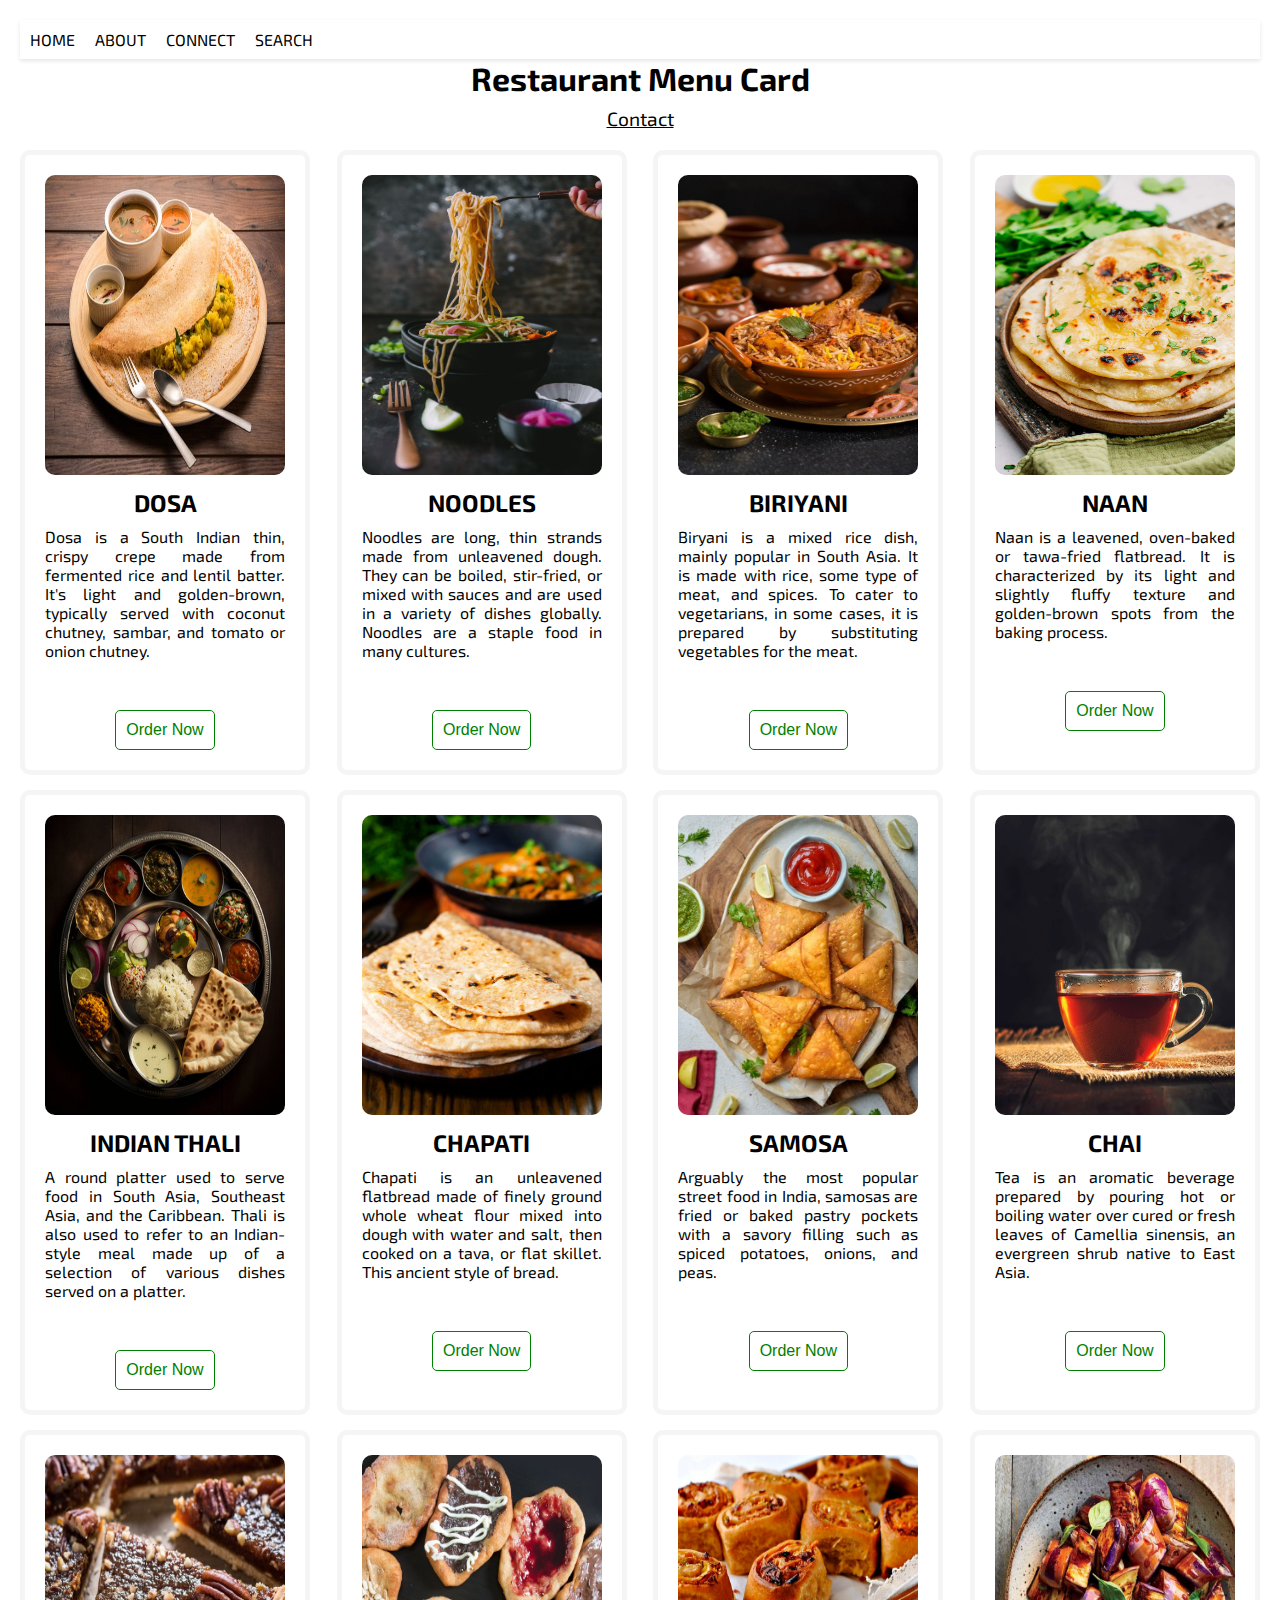
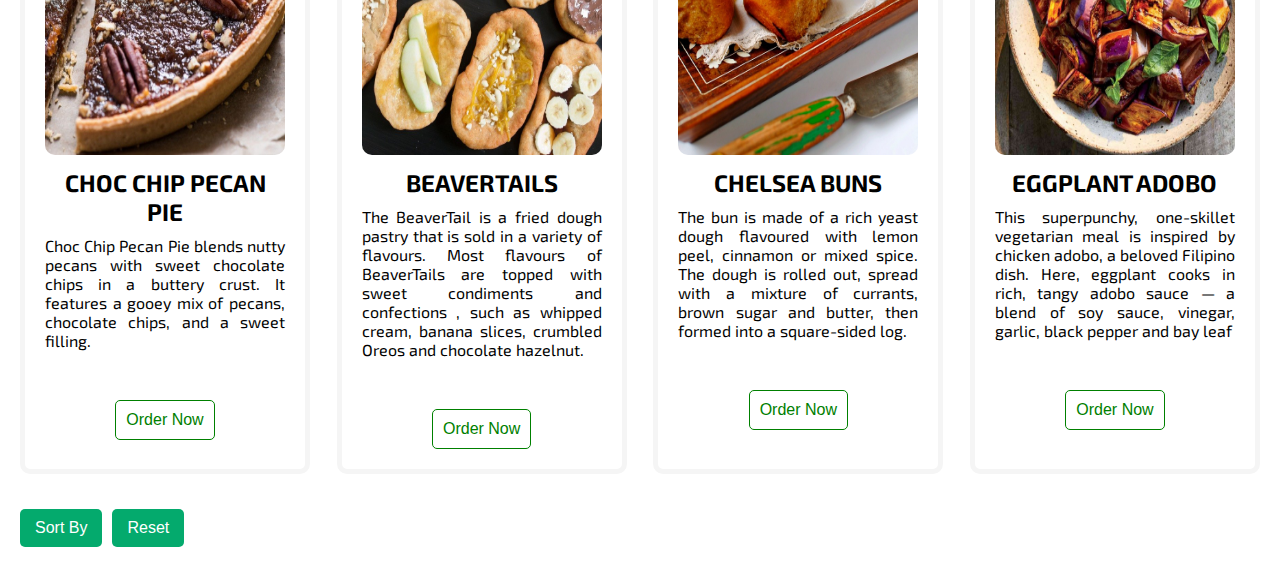
<file: index.html>
<!DOCTYPE html>
<html lang="en">

<head>
    <meta charset="UTF-8">
    <meta name="viewport" content="width=device-width, initial-scale=1.0">
    <link rel="short cut icon" type="x.icon" href="./food icon.png">
    <title>Food | Order</title>
    <link rel="stylesheet" href="style.css">
    <link rel="preconnect" href="https://fonts.googleapis.com">
    <link rel="preconnect" href="https://fonts.gstatic.com" crossorigin>
    <link
        href="https://fonts.googleapis.com/css2?family=Anton&family=Exo+2:wght@100;200;300;400;500;600;700;800;900&family=Josefin+Sans:wght@100;200;300;400;500;600;700&family=Space+Grotesk:wght@300;400;500;600;700&display=swap"
        rel="stylesheet">

</head>

<body>
    <div class="navbar">
        <div class="navbar__left">
            <p><a href="#profile-text" class="scroll-link">HOME</a></p>
            <p><a href="#about-section" class="scroll-link">ABOUT</a></p>
            <p><a href="#connect_page" class="scroll-link">CONNECT</a></p>
            <p><a href="search.html" class="scroll-link">SEARCH</a></p>

        </div>
        <div class="navbar__right">
            <i class="fas fa-bell" title="Notification"></i>
            <i class="fas fa-user" id="user-icon" title="User Profile"></i>
        </div>
    </div>


    <div class="container">
        <div class="section-one__title">
            <h1 class="heading">Restaurant Menu Card</h1>
            <a class="section-one__contact" href="contact form.html"> Contact </a>
        </div>
        <div class="menu-items">
            <div class="menu-item">
                <img class="menu-item__image" src="Dosa.jpg" alt="Dosa">
                <h3 class="menu-item__heading">DOSA</h3>
                <p class="menu-item__description">Dosa is a South Indian thin, crispy crepe made from fermented rice and
                    lentil batter. It's light and golden-brown, typically served with coconut chutney, sambar, and
                    tomato or onion chutney.</p>
                <button class="menu-item__button">Order Now</button>
            </div>
            <div class="menu-item">
                <img class="menu-item__image" src="n.jpg" alt="Noodles">
                <h3 class="menu-item__heading">NOODLES</h3>
                <p class="menu-item__description">Noodles are long, thin strands made from unleavened dough. They can be
                    boiled, stir-fried, or mixed with sauces and are used in a variety of dishes globally. Noodles are a
                    staple food in many cultures.</p>
                <button class="menu-item__button">Order Now</button>
            </div>
            <div class="menu-item">
                <img class="menu-item__image" src="b.jpg" alt="Biryani">
                <h3 class="menu-item__heading">BIRIYANI</h3>
                <p class="menu-item__description">Biryani is a mixed rice dish, mainly popular in South Asia. It is made
                    with rice, some type of meat, and spices. To cater to vegetarians, in some cases, it is prepared by
                    substituting vegetables for the meat.</p>
                <button class="menu-item__button">Order Now</button>
            </div>
            <div class="menu-item">
                <img class="menu-item__image" src="na.jpg" alt="Naan">
                <h3 class="menu-item__heading">NAAN</h3>
                <p class="menu-item__description">Naan is a leavened, oven-baked or tawa-fried flatbread. It is
                    characterized by its light and slightly fluffy texture and golden-brown spots from the baking
                    process.</p>
                <button class="menu-item__button">Order Now</button>
            </div>
            <div class="menu-item">
                <img class="menu-item__image" src="thali.jpg" alt="Thali food">
                <h3 class="menu-item__heading">INDIAN THALI</h3>
                <p class="menu-item__description">A round platter used to serve food in South Asia, Southeast Asia, and
                    the Caribbean. Thali is also used to refer to an Indian-style meal made up of a selection of various
                    dishes served on a platter.</p>
                <button class="menu-item__button">Order Now</button>
            </div>
            <div class="menu-item">
                <img class="menu-item__image" src="chapati.avif" alt="Chapati">
                <h3 class="menu-item__heading">CHAPATI</h3>
                <p class="menu-item__description">Chapati is an unleavened flatbread made of finely ground whole wheat
                    flour mixed into dough with water and salt, then cooked on a tava, or flat skillet. This ancient
                    style of bread.</p>
                <button class="menu-item__button">Order Now</button>
            </div>
            <div class="menu-item">
                <img class="menu-item__image" src="Samosas.avif" alt="Samosas">
                <h3 class="menu-item__heading">SAMOSA</h3>
                <p class="menu-item__description">Arguably the most popular street food in India, samosas are fried or
                    baked pastry pockets with a savory filling such as spiced potatoes, onions, and peas.</p>
                <button class="menu-item__button">Order Now</button>
            </div>
            <div class="menu-item">
                <img class="menu-item__image" src="tea.jpg" alt="Chai">
                <h3 class="menu-item__heading">CHAI</h3>
                <p class="menu-item__description">Tea is an aromatic beverage prepared by pouring hot or boiling water
                    over cured or fresh leaves of Camellia sinensis, an evergreen shrub native to East Asia.</p>
                <button class="menu-item__button">Order Now</button>
            </div>
            <div class="menu-item">
                <img class="menu-item__image" src="cake.jpg" alt="Choc Chip Pecan Pie">
                <h3 class="menu-item__heading">CHOC CHIP PECAN PIE</h3>
                <p class="menu-item__description">Choc Chip Pecan Pie blends nutty pecans with sweet chocolate chips in
                    a buttery crust. It features a gooey mix of pecans, chocolate chips, and a sweet filling.</p>
                <button class="menu-item__button">Order Now</button>
            </div>
            <div class="menu-item">
                <img class="menu-item__image" src="dessert.jpg" alt="BEAVERTAILS">
                <h3 class="menu-item__heading">BEAVERTAILS</h3>
                <p class="menu-item__description">The BeaverTail is a fried dough pastry that is sold in a variety of
                    flavours. Most flavours of BeaverTails are topped with sweet condiments and confections , such as
                    whipped cream, banana slices, crumbled Oreos and chocolate hazelnut.</p>
                <button class="menu-item__button">Order Now</button>
            </div>
            <div class="menu-item">
                <img class="menu-item__image" src="./butter.jpg" alt="CHELSEA BUNS">
                <h3 class="menu-item__heading">CHELSEA BUNS</h3>
                <p class="menu-item__description">The bun is made of a rich yeast dough flavoured with lemon peel,
                    cinnamon or mixed spice. The dough is rolled out, spread with a mixture of currants, brown sugar and
                    butter, then formed into a square-sided log.</p>
                <button class="menu-item__button">Order Now</button>
            </div>
            <div class="menu-item">
                <img class="menu-item__image" src="./egg.jpg" alt="EGGPLANT ADOBO">
                <h3 class="menu-item__heading">EGGPLANT ADOBO</h3>
                <p class="menu-item__description">This superpunchy, one-skillet vegetarian meal is inspired by chicken
                    adobo, a beloved Filipino dish. Here, eggplant cooks in rich, tangy adobo sauce — a blend of soy
                    sauce, vinegar, garlic, black pepper and bay leaf </p>
                <button class="menu-item__button">Order Now</button>
            </div>

            <div class="action-buttons">
                <button id="sort-button">Sort By</button>
                <button id="reset-button">Reset</button>
            </div>
        </div>

    </div>
    </div>
</body>

</html>
</file>
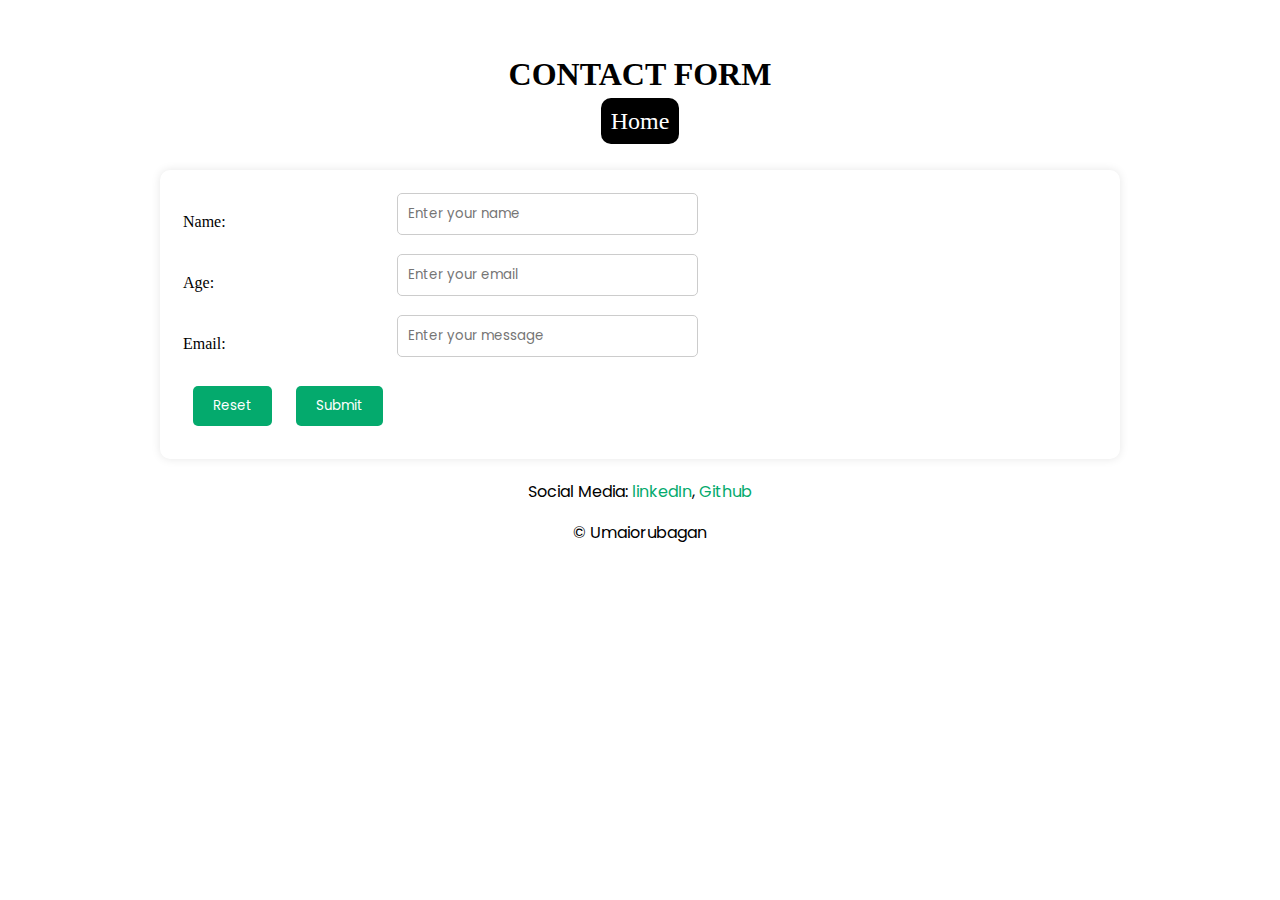
<file: contact form.html>
<!DOCTYPE html>
<html lang="en">

<head>
    <meta charset="UTF-8">
    <meta name="viewport" content="width=device-width, initial-scale=1.0">
    <title> Contact form </title>
    <link rel="stylesheet" href="contact style.css">
    <link rel="preconnect" href="https://fonts.googleapis.com">
    <link rel="preconnect" href="https://fonts.gstatic.com" crossorigin>
    <link
        href="https://fonts.googleapis.com/css2?family=Libre+Baskerville:ital,wght@0,400;0,700;1,400&family=Poppins:ital,wght@0,100;0,200;0,300;0,400;0,500;0,600;0,700;0,800;0,900;1,100;1,200;1,300;1,400;1,500;1,600;1,700;1,800;1,900&display=swap"
        rel="stylesheet">
</head>

<body>
    <div class="container">

        <div class="section-one">

            <h1 class="section-one__name"> CONTACT FORM </h1>

            <a class="section-one__contact" href="index.html" > Home </a>

        </div>

        <div class="contact-form">

            <form>
                <table>
                    <tr>
                        <td> Name: </td>
                        <td> <input type="text" placeholder="Enter your name" class="contact-form__input"></td>
                    </tr>

                    <tr>
                        <td> Age: </td>
                        <td> <input type="email" placeholder="Enter your email" class="contact-form__input"></td>
                    </tr>

                    <tr>
                        <td> Email: </td>
                        <td>
                            <input placeholder="Enter your message " class="contact-form__input"> </input>
                        </td>
                    </tr>

                    <div class="button-style">
                        <tr>
                            <td>
                                <input type="reset" class="contact-form__reset"> <input type="submit"
                                    class="contact-form__submit">
                            </td>
                        </tr>
                        </tr>
                    </div>
                </table>
            </form>
        </div>



        <div class="section-five">

            <p class="section-five__title"> Social Media:
                <a class="linked_pf" href="https://www.linkedin.com/in/umaiorubagan-v/" target="_blank">linkedIn</a>,
                <a class="github_pf" href="https://github.com/Umaiorubagan08" target="_blank">Github</a>
            </p>
            <p class="section-five__description"> &copy Umaiorubagan</p>
        </div>


    </div>

</body>

</html>
</file>
<file: style.css>
* {
    padding: 0;
    margin: 0;
    box-sizing: border-box;
}

body {
    background-color: white;
    padding: 20px;
    font-family: "Exo 2", sans-serif;
    display: flex;
    justify-content: center;
    align-items: center;
    flex-direction: column;
    text-decoration: none;
}

.navbar {
    width: 100%;
    display: flex;
    justify-content: space-between;
    padding: 10px;
    background-color: white;
    box-shadow: 0 2px 4px rgba(0, 0, 0, 0.1);
}

.navbar__left,
.navbar__right {
    display: flex;
    align-items: center;
    gap: 20px;
}

.navbar__left a,
.navbar__right i {
    text-decoration: none;
    color: black;
    transition: color 0.3s ease;
}

.navbar__left a:hover,
.navbar__right i:hover {
    color: #dc143c;
}

.section-one__title {
    text-align: center;
    margin-bottom: 20px;
    text-decoration: none;
}

/* Search Container */
.search-container {
    margin: 20px 0;
    display: flex;
    justify-content: center;
    align-items: center;
}

#search-input {
    padding: 10px;
    width: 300px;
    border: 1px solid #ccc;
    border-radius: 5px;
}

#search-button {
    padding: 10px;
    margin-left: 10px;
    border: none;
    background-color: #04AA6D;
    color: white;
    border-radius: 5px;
    cursor: pointer;
}

#search-button:hover {
    background-color: #039a5b;
}

/* Search Results */
.search-results {
    margin-top: 20px;
    display: flex;
    flex-wrap: wrap;
    justify-content: space-between;
    gap: 15px;
}

.search-item {
    background-color: white;
    padding: 20px;
    width: 290px;
    border: 5px solid whitesmoke;
    border-radius: 10px;
    text-align: center;
    animation: fadeIn 0.5s ease-in-out;
}

@keyframes fadeIn {
    from { opacity: 0; }
    to { opacity: 1; }
}

.search-item__image {
    width: 100%;
    height: 300px;
    border-radius: 10px;
}

.search-item__heading {
    margin-top: 10px;
    font-size: 1.5em;
}

.search-item__description {
    margin-top: 10px;
    text-align: justify;
}

.search-item__button {
    margin-top: 50px;
    padding: 10px;
    font-size: 1em;
    color: green;
    border: 1px solid green;
    border-radius: 5px;
    background-color: white;
    cursor: pointer;
}

.search-item__button:hover {
    background-color: #04AA6D;
    color: white;
}

.heading {
    font-size: 2em;
    color: black;
}

.section-one__contact {
    font-size: 1.2em;
    color: black;
    text-decoration: underline;
    margin-top: 10px;
    display: block;
}

.menu-items {
    display: flex;
    flex-wrap: wrap;
    justify-content: space-between;
    gap: 15px;
}

.menu-item {
    background-color: white;
    padding: 20px;
    width: 290px;
    border: 5px solid whitesmoke;
    border-radius: 10px;
    text-align: center;
    animation: slideInUp 0.5s ease-in-out;
}

@keyframes slideInUp {
    from {
        transform: translateY(100%);
    }
    to {
        transform: translateY(0);
    }
}

.menu-item__image {
    width: 100%;
    height: 300px;
    border-radius: 10px;
}

.menu-item__heading {
    margin-top: 10px;
    font-size: 1.5em;
}

.menu-item__description {
    margin-top: 10px;
    text-align: justify;
}

.menu-item__button {
    margin-top: 50px;
    padding: 10px;
    font-size: 1em;
    color: green;
    border: 1px solid green;
    border-radius: 5px;
    background-color: white;
    cursor: pointer;
}

.menu-item__button:hover {
    background-color: #04AA6D;
    color: white;
}

.action-buttons {
    display: flex;
    justify-content: center;
    gap: 10px;
    margin: 20px 0;
}

#sort-button,
#reset-button {
    padding: 10px 15px;
    border: none;
    border-radius: 5px;
    cursor: pointer;
    background-color: #04AA6D;
    color: white;
    font-size: 1em;
}

#sort-button:hover,
#reset-button:hover {
    background-color: #039a5b;
}

/* Animations */
@keyframes fadeIn {
    from { opacity: 0; }
    to { opacity: 1; }
}

/* Responsive Design */
@media (max-width: 768px) {
    .navbar {
        flex-direction: column;
        align-items: center;
    }

    .navbar__left,
    .navbar__right {
        flex-direction: column;
        gap: 10px;
    }

    .search-container {
        flex-direction: column;
    }

    #search-input {
        width: 100%;
    }

    .search-results,
    .menu-items {
        flex-direction: column;
        align-items: center;
    }

    .search-item,
    .menu-item {
        width: 100%;
    }

    .action-buttons {
        flex-direction: column;
        align-items: center;
    }
}
</file>
<file: contact style.css>
body {
    background-color: white;
    background-size: cover;
    background-position: center;
    background-repeat: no-repeat;
    padding: 0;
    margin: 0;
    min-height: 100vh;
    animation: fadeIn 2s ease-in-out;
}

.section-one__contact {
    color: white;
    background-color: black;
    padding: 10px;
    border-radius: 10px;
    text-align: right;
    text-decoration: solid;
    font-size: x-large;
    font-family: Georgia, 'Times New Roman', Times, serif;
    animation: fadeIn 2s ease-in-out;
}

.container {
    width: 90%;
    max-width: 960px;
    margin: 0 auto;
    padding: 20px;
}

.section-one {
    background-color: #fff;
    padding: 15px;
    text-align: center;
    font-style: normal;
    color: black;
    animation: fadeIn 2s ease-in-out;
}

.section-one__name {
    text-transform: uppercase;
    font-family: Georgia, 'Times New Roman', Times, serif;
    margin-bottom: 15px;
}

.contact-form {
    background-color: white;
    padding: 20px;
    border-radius: 10px;
    box-shadow: 0px 0px 10px rgba(0, 0, 0, 0.1);
    margin-top: 20px;
    animation: fadeIn 2s ease-in-out;
}

.contact-form__input {
    width: 100%;
    padding: 10px;
    margin-bottom: 15px;
    border: 1px solid #ccc;
    border-radius: 5px;
    font-family: 'Poppins', sans-serif;
    transition: border-color 0.3s, box-shadow 0.3s;
}

.contact-form__input:focus {
    border-color: #04AA6D;
    box-shadow: 0 0 5px rgba(4, 170, 109, 0.5);
}

.button-style {
    text-align: center;
}

.contact-form__reset,
.contact-form__submit {
    padding: 10px 20px;
    margin: 10px;
    border: none;
    border-radius: 5px;
    background-color: #04AA6D;
    color: white;
    cursor: pointer;
    font-family: 'Poppins', sans-serif;
    transition: background-color 0.3s;
}

.contact-form__reset:hover,
.contact-form__submit:hover {
    background-color: #027a50;
}

.section-five {
    text-align: center;
    margin-top: 20px;
}

.section-five__title,
.section-five__description {
    color: black;
    font-family: 'Poppins', sans-serif;
}

.linked_pf,
.github_pf {
    color: #04AA6D;
    text-decoration: none;
    transition: color 0.3s;
}

.linked_pf:hover,
.github_pf:hover {
    color: #027a50;
}

/* Fade-in animation */
@keyframes fadeIn {
    from {
        opacity: 0;
    }
    to {
        opacity: 1;
    }
}

/* Media Queries for responsiveness */
@media (max-width: 768px) {
    .container {
        padding: 10px;
    }

    .section-one__name {
        font-size: 1.5rem;
    }

    .section-one__contact {
        font-size: large;
        padding: 5px;
    }

    .contact-form {
        padding: 10px;
    }
}

@media (max-width: 480px) {
    .section-one__name {
        font-size: 1.2rem;
    }

    .section-one__contact {
        font-size: medium;
        padding: 5px;
    }

    .contact-form {
        padding: 5px;
    }

    .contact-form__input {
        padding: 5px;
        margin-bottom: 10px;
    }

    .contact-form__reset,
    .contact-form__submit {
        padding: 5px 10px;
        margin: 5px;
    }
}
</file>
